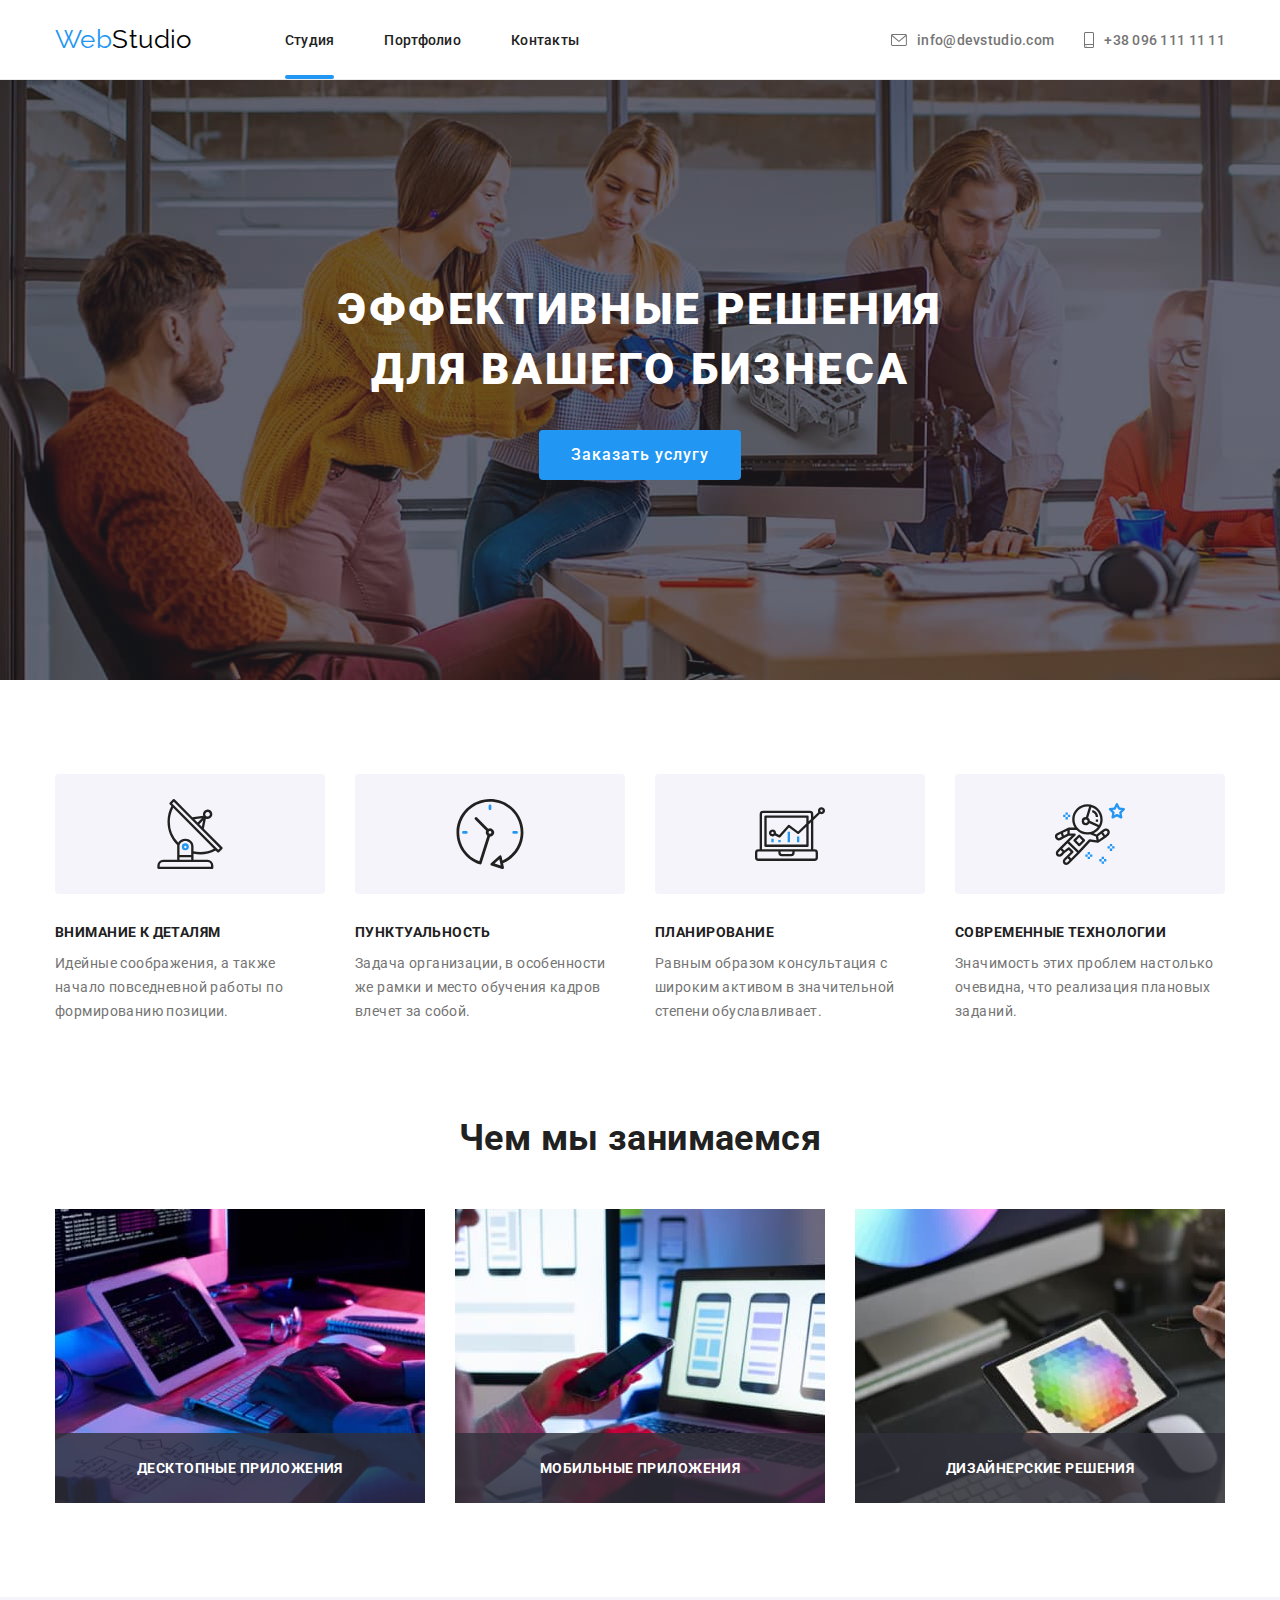
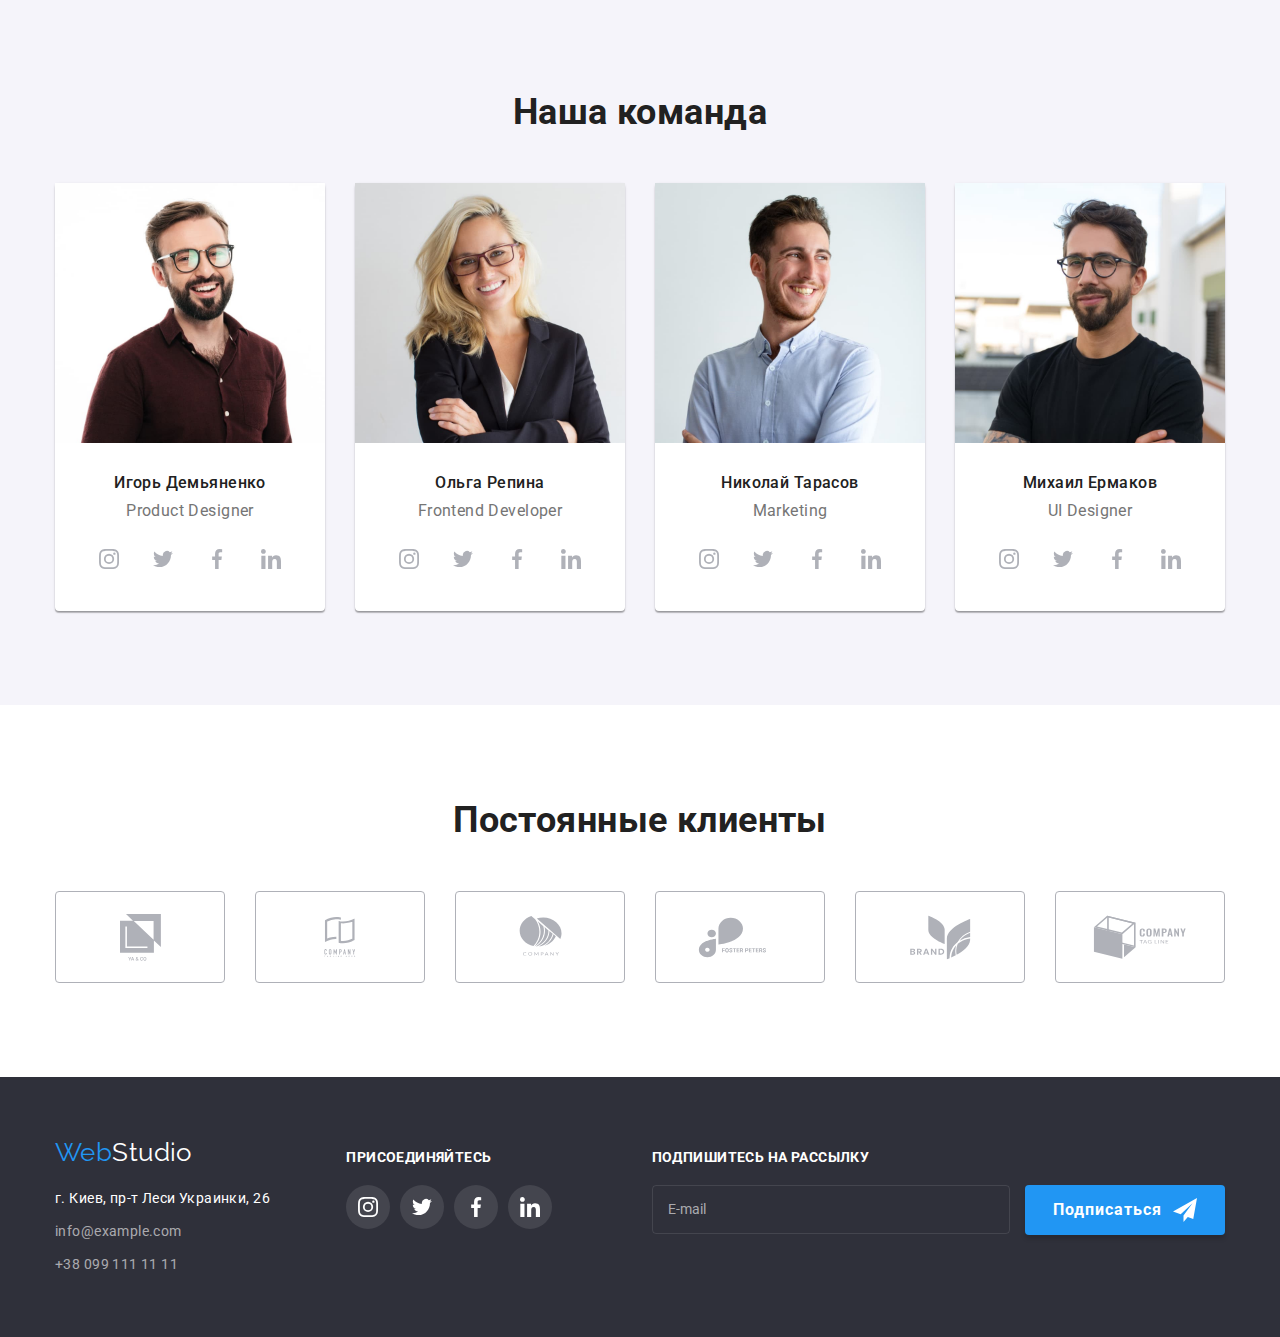
<file: index.html>
<!DOCTYPE html>
<html lang="ru">
<head>
    <meta charset="UTF-8">
    <meta http-equiv="X-UA-Compatible" content="IE=edge">
    <meta name="viewport" content="width=device-width, initial-scale=1.0">
    <title>Document</title>
    <link rel="stylesheet" href="https://cdnjs.cloudflare.com/ajax/libs/modern-normalize/1.0.0/modern-normalize.min.css" />
    <link rel="preconnect" href="https://fonts.googleapis.com">
    <link rel="preconnect" href="https://fonts.gstatic.com" crossorigin>
    <link href="https://fonts.googleapis.com/css2?family=Raleway:wght@700&family=Roboto:wght@400;500;700;900&display=swap"
        rel="stylesheet">
        <link rel="stylesheet" href="./css/styles.css">
</head>
<body>
<header class="pege-header">
    <div class="container header">
        <a class="logo link" href="./index.html">
            Web<span class="logo-color">Studio</span>
        </a>
        <nav>
            <ul class="site-nav list">
                <li class="item"><a class="link current" href="">Студия</a> </li>
                <li class="item"><a class="link" href="./portfolio.html">Портфолио</a> </li>
                <li class="item"><a class="link" href="">Контакты</a> </li>
            </ul>
        </nav>
        <ul class="contact-list list">
            <li class="item">
                <a class="link" href="mailto:info@devstudio.com">
                    <div class="item-wrapper">
                        <svg class="contact-icon" width="16" height="12">
                            <use href="./images/icons-defs.svg#icon-envelope"></use>
                        </svg>
                        info@devstudio.com
                    </div>
                </a>
            </li>
            <li class="item">
                 <a class="link" href="tel:+380961111111">
                  <div class="item-wrapper">
                    <svg class="contact-icon" width="10" height="16">
                        <use href="./images/icons-defs.svg#icon-smartphone"></use>
                    </svg>
                    +38 096 111 11 11
                  </div>
                </a> 
            </li>
        </ul>
    </div>
    
</header>
<main>
    <section class="hero overlay">
        <h1 class="hero-title title">Эффективные решения <br> для вашего бизнеса</h1>
        <button class="button primery" type="button" data-modal-open>Заказать услугу</button>
    </section>
    <section class="section" >
        <div class="container">
            <h2 class="visually-hidden ">Наши преимущества</h2>
            <ul class="advantages-list list">
                <li class="item">
                    <div class="wrapper">
                        <svg class="icon-feature" width="70" height="70">
                            <use href="./images/icons-defs.svg#icon-antenna"></use>
                        </svg>
                    </div>
                    <h3 class="feature-title">Внимание к деталям</h3>
                    <p class="text">Идейные соображения, а также начало повседневной работы по формированию позиции.</p>
                </li>
                <li class="item">
                    <div class="wrapper">
                        <svg class="icon-feature" width="70" height="70">
                            <use href="./images/icons-defs.svg#icon-clock"></use>
                        </svg>
                    </div>
                    <h3 class="feature-title">Пунктуальность</h3>
                    <p class="text">Задача организации, в особенности же рамки и место обучения кадров влечет за собой.</p>
                </li>
                <li class="item">
                    <div class="wrapper">
                        <svg class="icon-feature" width="70" height="70">
                            <use href="./images/icons-defs.svg#icon-diagram"></use>
                        </svg>
                    </div>
                    <h3 class="feature-title">Планирование</h3>
                    <p class="text">Равным образом консультация с широким активом в значительной степени обуславливает.</p>
                </li>
                <li class="item">
                    <div class="wrapper">
                        <svg class="icon-feature" width="70" height="70">
                            <use href="./images/icons-defs.svg#icon-astronaut"></use>
                        </svg>
                    </div>
                    <h3 class="feature-title">Современные технологии</h3>
                    <p class="text">Значимость этих проблем настолько очевидна, что реализация плановых заданий.</p>
                </li>
            </ul>
        </div>
    </section>
    <section class="section no-padding">
        <div class="container">
            <h2 class="section-title title">Чем мы занимаемся</h2>
            <ul class="work-list list">
                <li class="work-item">
                    <img class="work-picture" src="./images/box1.jpg" alt="Наша продукция для ПК" width="370">
                    <div class="work-overlay">
                        <p class="overlay-text">Десктопные приложения</p>
                    </div>
                </li>
                <li class="work-item">
                    <img class="work-picture" src="./images/box2.jpg" alt="Наша продукция для смарфонов" width="370">
                    <div class="work-overlay">
                        <p class="overlay-text">Мобильные приложения</p>
                    </div>
                </li>
                <li class="work-item">
                    <img class="work-picture" src="./images/box3.jpg" alt="Наша продукция для планшетов" width="370">
                    <div class="work-overlay">
                        <p class="overlay-text">Дизайнерские решения</p>
                    </div>
                </li>
            </ul>
        </div>
    </section>
    <section class="section accent-color" >
        <div class="container">
            <h2 class="section-title title">Наша команда</h2>
            <ul class="team-list list">
                <li class="item"><img class="picture" src="./images/foto(0).jpg" alt="foto Product Designer" width="270">
                    <div class="wrapper">
                        <h3 class="user-title title">Игорь Демьяненко</h3>
                        <p class="text"><span lang="en">Product Designer</span></p>
                        <ul class="social">
                            <li class="social-item">
                                <a class="social-link" href="">
                                    <svg class="icon-social" width="20" height="20">
                                        <use href="./images/icons-defs.svg#icon-instagram"></use>
                                    </svg>
                                </a>
                            </li>
                            <li class="social-item">
                                <a class="social-link" href="">
                                    <svg class="icon-social" width="20" height="20">
                                        <use href="./images/icons-defs.svg#icon-twitter"></use>
                                    </svg>
                                </a>
                            </li>
                            <li class="social-item">
                                <a class="social-link" href="">
                                    <svg class="icon-social" width="20" height="20">
                                        <use href="./images/icons-defs.svg#icon-facebook"></use>
                                    </svg>
                                </a>
                            </li>
                            <li class="social-item">
                                <a class="social-link" href="">
                                    <svg class="icon-social" width="20" height="20">
                                        <use href="./images/icons-defs.svg#icon-linkedin"></use>
                                    </svg>
                                </a>
                            </li>
                        </ul>
                    </div>
                </li>
                <li class="item">
                    <img class="picture" src="./images/foto(1).jpg" alt="foto Frontend Developer" width="270">
                    <div class="wrapper">
                        <h3 class="user-title title">Ольга Репина</h3>
                        <p class="text"><span lang="en">Frontend Developer</span></p>
                        <ul class="social">
                            <li class="social-item">
                                <a class="social-link" href="">
                                    <svg class="icon-social" width="20" height="20">
                                        <use href="./images/icons-defs.svg#icon-instagram"></use>
                                    </svg>
                                </a>
                            </li>
                            <li class="social-item">
                                <a class="social-link" href="">
                                    <svg class="icon-social" width="20" height="20">
                                        <use href="./images/icons-defs.svg#icon-twitter"></use>
                                    </svg>
                                </a>
                            </li>
                            <li class="social-item">
                                <a class="social-link" href="">
                                    <svg class="icon-social" width="20" height="20">
                                        <use href="./images/icons-defs.svg#icon-facebook"></use>
                                    </svg>
                                </a>
                            </li>
                            <li class="social-item">
                                <a class="social-link" href="">
                                    <svg class="icon-social" width="20" height="20">
                                        <use href="./images/icons-defs.svg#icon-linkedin"></use>
                                    </svg>
                                </a>
                            </li>
                        </ul>
                    </div>
                </li>
                <li class="item">
                    <img class="picture" src="./images/foto(2).jpg" alt="foto Marketing" width="270">
                    <div class="wrapper">
                        <h3 class="user-title title">Николай Тарасов</h3>
                        <p class="text"><span lang="en">Marketing</span></p>
                        <ul class="social">
                            <li class="social-item">
                                <a class="social-link" href="">
                                    <svg class="icon-social" width="20" height="20">
                                        <use href="./images/icons-defs.svg#icon-instagram"></use>
                                    </svg>
                                </a>
                            </li>
                            <li class="social-item">
                                <a class="social-link" href="">
                                    <svg class="icon-social" width="20" height="20">
                                        <use href="./images/icons-defs.svg#icon-twitter"></use>
                                    </svg>
                                </a>
                            </li>
                            <li class="social-item">
                                <a class="social-link" href="">
                                    <svg class="icon-social" width="20" height="20">
                                        <use href="./images/icons-defs.svg#icon-facebook"></use>
                                    </svg>
                                </a>
                            </li>
                            <li class="social-item">
                                <a class="social-link" href="">
                                    <svg class="icon-social" width="20" height="20">
                                        <use href="./images/icons-defs.svg#icon-linkedin"></use>
                                    </svg>
                                </a>
                            </li>
                        </ul>
                    </div>
                </li>
                <li class="item">
                    <img class="picture" src="./images/foto(3).jpg" alt="foto UI Designer" width="270">
                    <div class="wrapper">
                        <h3 class="user-title title">Михаил Ермаков</h3>
                        <p class="text"><span lang="en">UI Designer</span></p>
                        <ul class="social">
                            <li class="social-item">
                                <a class="social-link" href="">
                                    <svg class="icon-social" width="20" height="20">
                                        <use href="./images/icons-defs.svg#icon-instagram"></use>
                                    </svg>
                                </a>
                            </li>
                            <li class="social-item">
                                <a class="social-link" href="">
                                    <svg class="icon-social" width="20" height="20">
                                        <use href="./images/icons-defs.svg#icon-twitter"></use>
                                    </svg>
                                </a>
                            </li>
                            <li class="social-item">
                                <a class="social-link" href="">
                                    <svg class="icon-social" width="20" height="20">
                                        <use href="./images/icons-defs.svg#icon-facebook"></use>
                                    </svg>
                                </a>
                            </li>
                            <li class="social-item">
                                <a class="social-link" href="">
                                    <svg class="icon-social" width="20" height="20">
                                        <use href="./images/icons-defs.svg#icon-linkedin"></use>
                                    </svg>
                                </a>
                            </li>
                        </ul>
                    </div>
                </li>
            </ul>
        </div>
    </section>
    <section class="section">
        <div class="container">
            <h2 class="section-title title">Постоянные клиенты</h2>
            <ul class="clients list">
                <li class="item">
                    <a class="clients-link" href="">
                        <svg class="icon-clients" width="41" height="47">
                            <use href="./images/icons-defs.svg#icon-group1"></use>
                        </svg>
                    </a>
                </li>
                <li class="item">
                    <a class="clients-link" href="">
                        <svg class="icon-clients" width="52" height="40">
                            <use href="./images/icons-defs.svg#icon-group"></use>
                        </svg>
                    </a>
                </li>
                <li class="item">
                    <a class="clients-link" href="">
                        <div class="wrapper">
                        <svg class="icon-clients" width="43" height="41">
                            <use href="./images/icons-defs.svg#icon-group2"></use>
                        </svg>
                        </div>
                    </a>
                </li>
                <li class="item">
                    <a class="clients-link" href="">
                        <svg class="icon-clients" width="85" height="41">
                            <use href="./images/icons-defs.svg#icon-group3"></use>
                        </svg>
                    </a>
                </li>
                <li class="item">
                    <a class="clients-link" href="">
                        <svg class="icon-clients" width="63" height="45">
                            <use href="./images/icons-defs.svg#icon-group4"></use>
                        </svg>
                    </a>
                </li>
                <li class="item">
                    <a class="clients-link" href="">
                        <svg class="icon-clients" width="94" height="44">
                            <use href="./images/icons-defs.svg#icon-group6"></use>
                        </svg>
                    </a>
                </li>
            </ul>
        </div>
    </section>
    
</main>
<footer class="footer">
    <div class="container page-footer">
        <div class="wrapper">
            <a class="logo link" href="./index.html">
                Web<span class="logo-color">Studio</span>
            </a>
            <address class="page-address">
                <p>г. Киев, пр-т Леси Украинки, 26</p>
                <a class="footer-contact" href="mailto:info@example.com">info@example.com</a> <br>
                <a class="footer-contact" href="tel:+380991111111">+38 099 111 11 11</a>
            </address>
        </div>
        <div class="social-wrapper">
            <h3 class="social-title title">присоединяйтесь</h3>
            <ul class="social footer-social list">
                <li class="social-item">
                    <a class="social-link changes-color" href="">
                            <svg class="icon-social fill" width="20" height="20">
                                <use href="./images/icons-defs.svg#icon-instagram"></use>
                            </svg> 
                    </a>
                </li>
                <li class="social-item">
                    <a class="social-link changes-color" href="">
                            <svg class="icon-social fill" width="20" height="20">
                                <use href="./images/icons-defs.svg#icon-twitter"></use>
                            </svg>
                    </a>
                </li>
                <li class="social-item">
                    <a class="social-link changes-color" href="">
                            <svg class="icon-social fill" width="20" height="20">
                                <use href="./images/icons-defs.svg#icon-facebook"></use>
                            </svg>
                    </a>
                </li>
                <li class="social-item">
                    <a class="social-link changes-color" href="">
                            <svg class="icon-social fill" width="20" height="20">
                                <use href="./images/icons-defs.svg#icon-linkedin"></use>
                            </svg>
                    </a>
                </li>
            </ul>
        </div>
        <form class="subscription">
            <p class="subscription-title">Подпишитесь на рассылку</p>
            <label class="subscription-field">
                <input class="subscription-input" type="email" name="email" placeholder="E-mail" >  
            </label>
            <button class="subscription-button" type="submit">
                <span class="subscription-text" >Подписаться</span>
                <svg class="subscription-icon" width="24" height="24">
                    <use href="./images/icons-defs.svg#icon-icon-send"></use>
                </svg>
            </button>
        </form>
    </div>
</footer>

<div class="backdrop is-hidden" data-modal>
    <div class="modal">
        <form class="form">
            <h3 class="form-title">Оставьте свои данные, мы вам перезвоним</h3>
            <ul class="form-list list">
                <li class="form-item">
                    <label class="form-field">
                      <span class="form-label">Имя</span>
                      <input class="form-input" type="text" name="name"  >
                      <svg class="form-icon" width="18" height="18">
                          <use href="./images/icons-defs.svg#icon-person-black"></use>
                      </svg>
                      
                    </label>
                </li>
                <li class="form-item">
                    <label class="form-field">
                      <span class="form-label">Телефон</span>
                      <input class="form-input" type="tel" name="tel"     >
                      <svg class="form-icon" width="18" height="18">
                        <use href="./images/icons-defs.svg#icon-phone-black"></use>
                      </svg>
                      
                    </label>
                </li>
                <li class="form-item">
                    <label class="form-field">
                      <span class="form-label">Почта</span>
                      <input class="form-input" type="email" name="email"  >
                    <svg class="form-icon" width="18" height="18">
                        <use href="./images/icons-defs.svg#icon-email-black"></use>
                    </svg>
                      
                    </label>
                </li>
            </ul>
            <label class="comments-field">
                <span class="comments-lable">Комментарий</span> 
                <textarea class="comments" name="comments" cols="30" rows="6" placeholder="Введите текст"></textarea>
            </label>

            <label class="check-field">
                <input class="check-input" type="checkbox" name="agree" >
                <span class="check-icon"></span>
                <span class="check-label">Соглашаюсь с рассылкой и принимаю    </span><a class="check-link" href="">Условия договора</a> 
            </label>

            <button class="form-button" type="submit">Отправить</button>
            
        </form>
        <button type="button" class="btn" data-modal-close>
            <svg class="icon-btn" width="20" height="20">
                <use href="./images/icons-defs.svg#icon-close-black"></use>
            </svg>
        </button>
    </div>
</div>
<script src="./js/modal.js"></script>
</body>
</html>
</file>
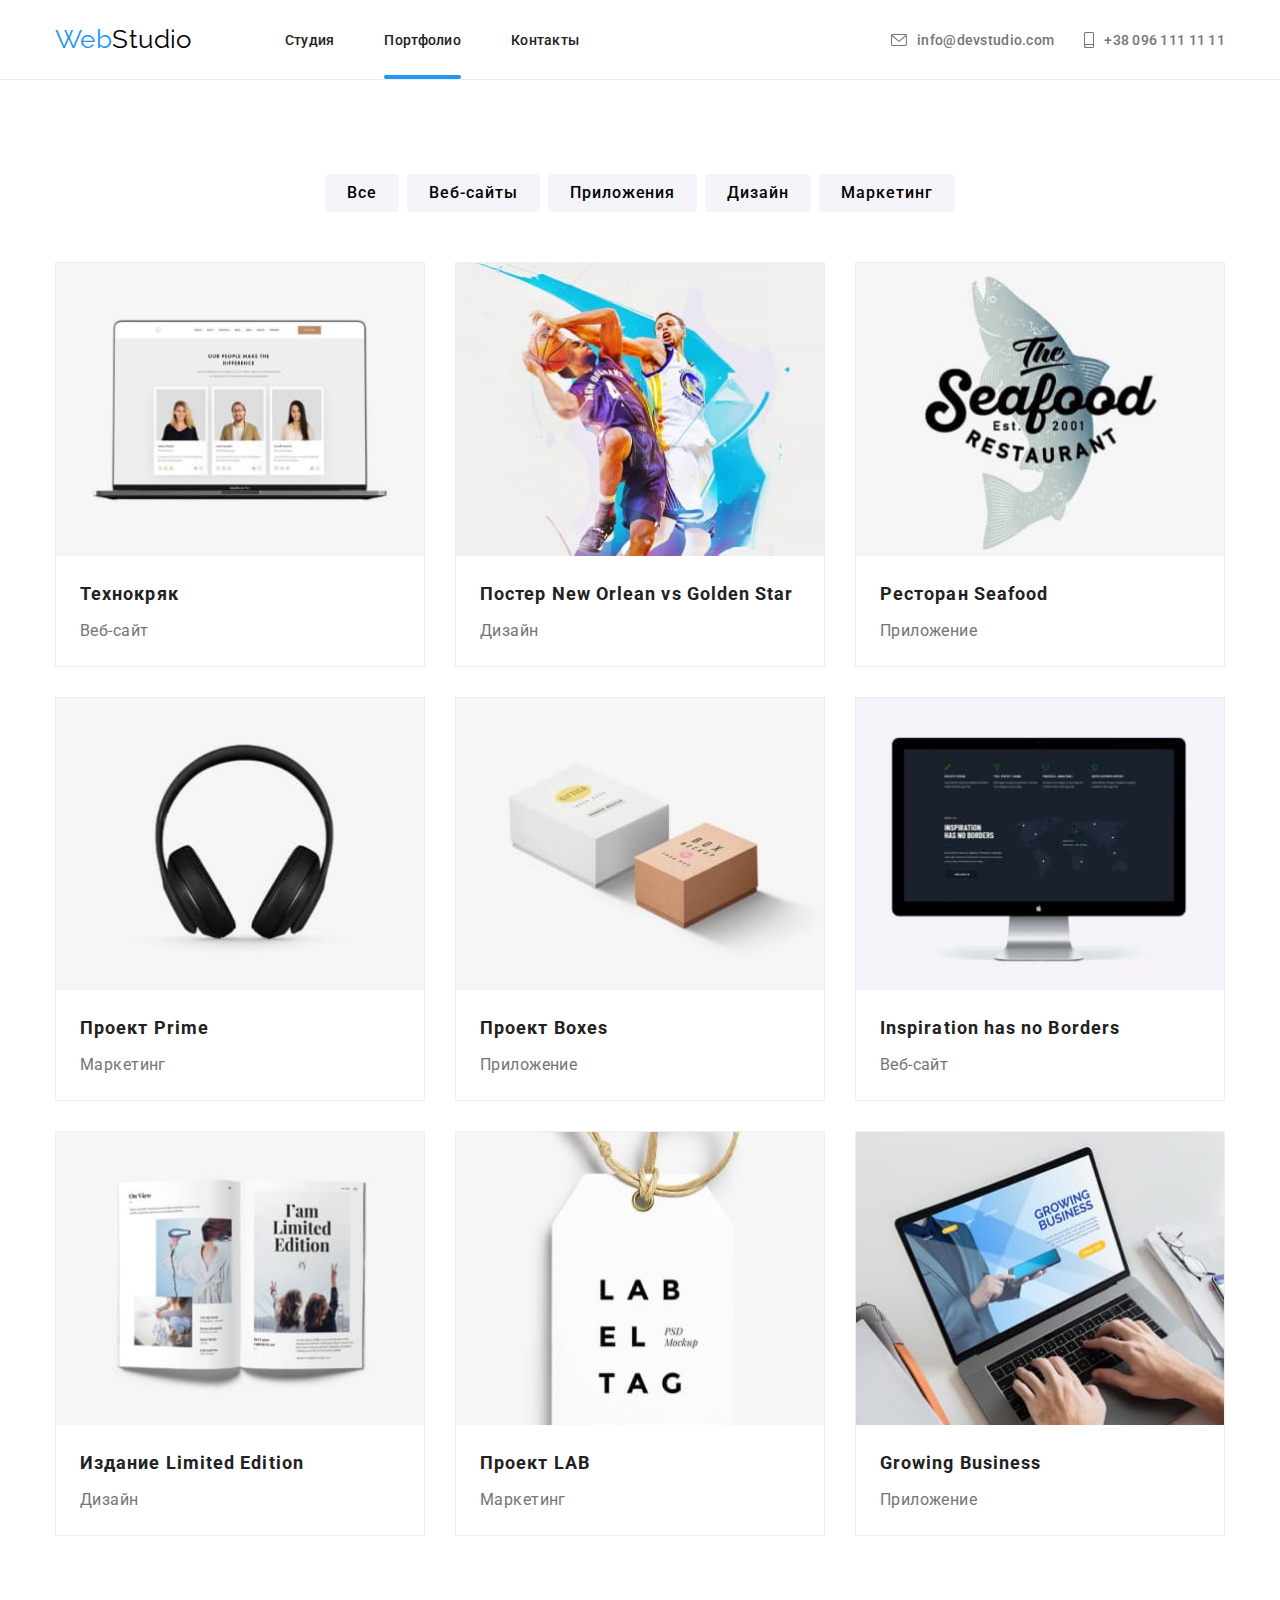
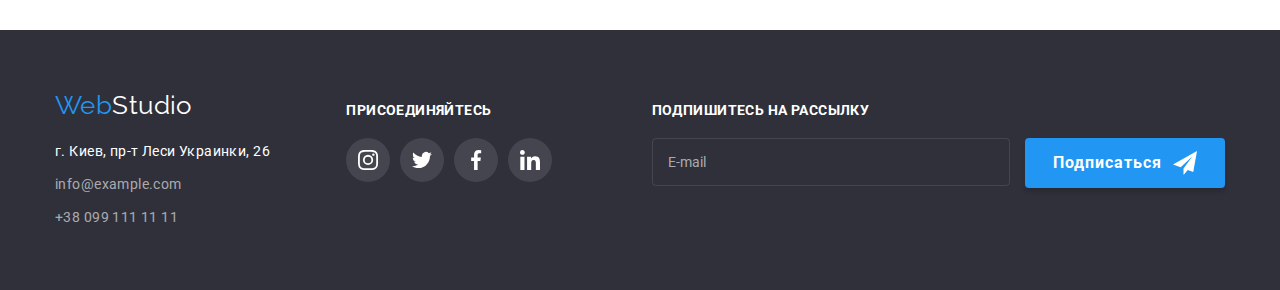
<file: portfolio.html>
<!DOCTYPE html>
<html lang="ru">
<head>
    <meta charset="UTF-8">
    <meta http-equiv="X-UA-Compatible" content="IE=edge">
    <meta name="viewport" content="width=device-width, initial-scale=1.0">
    <title>Portfolio</title>
    <link rel="stylesheet" href="https://cdnjs.cloudflare.com/ajax/libs/modern-normalize/1.0.0/modern-normalize.min.css" />
    <link rel="preconnect" href="https://fonts.googleapis.com">
    <link rel="preconnect" href="https://fonts.gstatic.com" crossorigin>
    <link href="https://fonts.googleapis.com/css2?family=Raleway:wght@700&family=Roboto:wght@400;500;700;900&display=swap"
        rel="stylesheet">
    <link rel="stylesheet" href="./css/styles.css">
</head>
<body>
    <header class="pege-header">
        <div class="container header">
            <a class="logo link" href="./index.html">
                Web<span class="logo-color">Studio</span>
            </a>
            <nav>
                <ul class="site-nav list">
                    <li class="item"><a class="link" href="./index.html">Студия</a> </li>
                    <li class="item"><a class="link current" href="">Портфолио</a> </li>
                    <li class="item"><a class="link" href="">Контакты</a> </li>
                </ul>
            </nav>
            <ul class="contact-list list">
                <li class="item">
                    <a class="link" href="mailto:info@devstudio.com">
                        <div class="item-wrapper">
                            <svg class="contact-icon" width="16" height="12">
                                <use href="./images/icons-defs.svg#icon-envelope"></use>
                            </svg>
                            info@devstudio.com
                        </div>
                    </a>
                </li>
                <li class="item">
                    <a class="link" href="tel:+380961111111">
                        <div class="item-wrapper">
                            <svg class="contact-icon" width="10" height="16">
                                <use href="./images/icons-defs.svg#icon-smartphone"></use>
                            </svg>
                            +38 096 111 11 11
                        </div>
                    </a>
                </li>
            </ul>
        </div>
    
    </header>
    <main>
        <section class="section"> 
            <div class="container">
                <ul class="settings-filter list">
                    <li class="item"><button type="button" class="button secondary">Все</button></li>
                    <li class="item"><button type="button" class="button secondary">Веб-сайты</button></li>
                    <li class="item"><button type="button" class="button secondary">Приложения</button></li>
                    <li class="item"><button type="button" class="button secondary">Дизайн</button></li>
                    <li class="item"><button type="button" class="button secondary">Маркетинг</button></li>
                </ul>
            
                <h1 class="portfolio-title">Примеры работ</h1>
                <ul class="portfolio-list list">
                    <li class="item">
                        <div class="thumb">
                            <img class="picture" src="./images/img1.jpg" alt="Ноутбук с открытой страницей сайта" width="370">
                            <div class="portfolio-overlay">
                                <p class="portfolio-overlay-text">Технокряк это современная площадка распространения коронавируса. Компании используют эту платформу для цифрового
                                    шпионажа и атак на защищённые сервера конкурентов.</p>
                            </div>
                        </div>
                        
                        <div class="wrapper">
                            <h2 class="title">Технокряк</h2>
                            <p class="text">Веб-сайт</p>
                        </div> 
                    </li>
                    <li class="item"><img class="picture" src="./images/img2.jpg" alt="Двое мужчин играют в баскетбол" width="370">
                        <div class="wrapper">
                            <h2 class="title">Постер <span lang="en">New Orlean vs Golden Star</span></h2>
                            <p class="text">Дизайн</p>
                        </div>
                    </li>
                    <li class="item"><img class="picture" src="./images/img3.jpg" alt="Логотип ресторана сизображением рыбы" width="370">
                        <div class="wrapper"><h2 class="title">Ресторан <span lang="en">Seafood</span></h2>
                        <p class="text">Приложение</p>
                    </div>
                    </li>
                    <li class="item"><img class="picture" src="./images/img4.jpg" alt="Наушники черного цвета" width="370">
                        <div class="wrapper">
                            <h2 class="title">Проект <span lang="en">Prime</span></h2>
                            <p class="text">Маркетинг</p>
                        </div>
                    </li>
                    <li class="item"><img class="picture" src="./images/img5.jpg" alt="Большая и маленькая бумажные коробки" width="370">
                        <div class="wrapper">
                            <h2 class="title">Проект <span lang="en">Boxes</span></h2>
                            <p class="text">Приложение</p>
                        </div>   
                    </li>
                    <li class="item"><img class="picture" src="./images/img6.jpg" alt="Включенный монитор с запущенной программой"
                            width="370">
                            <div class="wrapper">
                                <h2 class="title"><span lang="en">Inspiration has no Borders</span></h2>
                                <p class="text">Веб-сайт</p>
                            </div> 
                    </li>
                    <li class="item"><img class="picture" src="./images/img7.jpg" alt="Открытая книга с рисунками" width="370">
                        <div class="wrapper">
                            <h2 class="title">Издание <span lang="en">Limited Edition</span></h2>
                            <p class="text">Дизайн</p>
                        </div>
                    </li>
                    <li class="item"><img class="picture" src="./images/img8.jpg" alt="Бумажная бирка с логотипом проэкта" width="370">
                        <div class="wrapper">
                            <h2 class="title">Проект <span lang="en">LAB</span></h2>
                            <p class="text">Маркетинг</p>
                        </div>
                    </li>
                    <li class="item"><img class="picture" src="./images/img9.jpg" alt="Процесс работы за ноутбуком" width="370">
                        <div class="wrapper">
                            <h2 class="title"><span lang="en">Growing Business</span></h2>
                            <p class="text">Приложение</p>
                        </div>
                    </li>
                </ul>
            </div>
        
        </section>
      
    </main>
    <footer class="footer">
        <div class="container page-footer">
            <div class="wrapper">
                <a class="logo link" href="./index.html">
                    Web<span class="logo-color">Studio</span>
                </a>
                <address class="page-address">
                    <p>г. Киев, пр-т Леси Украинки, 26</p>
                    <a class="footer-contact" href="mailto:info@example.com">info@example.com</a> <br>
                    <a class="footer-contact" href="tel:+380991111111">+38 099 111 11 11</a>
                </address>
            </div>
            <div class="social-wrapper">
                <h3 class="social-title title">присоединяйтесь</h3>
                <ul class="social footer-social list">
                    <li class="social-item">
                        <a class="social-link changes-color" href="">
                            <svg class="icon-social fill" width="20" height="20">
                                <use href="./images/icons-defs.svg#icon-instagram"></use>
                            </svg>
                        </a>
                    </li>
                    <li class="social-item">
                        <a class="social-link changes-color" href="">
                            <svg class="icon-social fill" width="20" height="20">
                                <use href="./images/icons-defs.svg#icon-twitter"></use>
                            </svg>
                        </a>
                    </li>
                    <li class="social-item">
                        <a class="social-link changes-color" href="">
                            <svg class="icon-social fill" width="20" height="20">
                                <use href="./images/icons-defs.svg#icon-facebook"></use>
                            </svg>
                        </a>
                    </li>
                    <li class="social-item">
                        <a class="social-link changes-color" href="">
                            <svg class="icon-social fill" width="20" height="20">
                                <use href="./images/icons-defs.svg#icon-linkedin"></use>
                            </svg>
                        </a>
                    </li>
                </ul>
            </div>
            <form class="subscription">
                <p class="subscription-title">Подпишитесь на рассылку</p>
                <label class="subscription-field">
                    <input class="subscription-input" type="email" name="email" placeholder="E-mail">
                </label>
                <button class="subscription-button" type="submit">
                    <span class="subscription-text">Подписаться</span>
                    <svg class="subscription-icon" width="24" height="24">
                        <use href="./images/icons-defs.svg#icon-icon-send"></use>
                    </svg>
                </button>
            </form>
        </div>
    </footer>
</body>
</html>
</file>
<file: css/styles.css>
:root{
  --primery-text-color: #212121;
  --secondary-text-color:#757575;
  --accent-color:#2196f3;
  --white-color:#ffffff;
  --icon-color:#AFB1B8;
  --icon-color-footer:#ffffff;
  --icon-color-hover:#ffffff;
  --icon-color-client-hover:#2196f3;
  --icon-background-hover:#2196f3;
}

body {
  font-family: "Roboto", "Raleway", sans-serif;
  background-color: var(--white-color);
  color: var(--primery-text-color);
  font-size: 14px;
  letter-spacing: 0.03em;
}


/* Сброс стилей */

.title{
  margin: 0;
}

.link {
  text-decoration: none;
}

.list {
  list-style: none;
  padding: 0;
  margin: 0;
}

p{
  margin: 0;
}
/* СТРАНИЦА СТУДИЯ */

.container{
  width: 1200px;
  padding-left: 15px;
  padding-right: 15px;
  margin-left: auto;
  margin-right: auto;
}

/* Page-header */

.header{
  display: flex;
  align-items: center;
   
}

.pege-header{
  display: flex;
  border-bottom: 1px solid #ECECEC;
}

/* Logo */

.logo {
  font-family: "Raleway", sans-serif;
  color: var(--accent-color);
  font-size: 26px;
  line-height: 1.17;
  padding: 20px 0;
}

.logo-color {
  color: #000000;
}

/* Site nav */

.site-nav{
  display: flex;
  margin-left: 93px;
}

.site-nav .item + .item{
  margin-left: 50px;
}

.site-nav .item{
  position: relative;
  display: flex;
}

.current::after{
  position: absolute;
  left: 0;
  bottom: 0;
  content:" ";
  display: block;
  width: 100%;
  border-bottom: 4px solid var(--accent-color);
  border-radius: 4px;
}


.site-nav .link ,
.contact-list .link {
  display: block;
  padding-top: 32px;
  padding-bottom: 31px;
  color: var(--primery-text-color);
  font-weight: 500;
  line-height: 1.17;
  letter-spacing: 0.02em;
  transition: 250ms cubic-bezier(0.4, 0, 0.2, 1);
}

.site-nav .link:hover,
.contact-list .link:hover {
  color: var(--accent-color);
}

.site-nav .link:focus,
.contact-list .link:focus {
  color: var(--accent-color);
}


/* Contact */

.item-wrapper{
  display: flex;
  align-items: center;
}

.contact-icon{
  margin-right: 10px;
  fill: #757575;
  transition: 250ms cubic-bezier(0.4, 0, 0.2, 1);
}

.contact-list .link:hover .contact-icon , 
.contact-list .link:focus .contact-icon{
  fill: var(--icon-color-client-hover);
}

.contact-list{
  display: flex;
  margin-left: auto;
}

.contact-list .item + .item{
  margin-left: 30px;
}

.contact-list .link {
  color: var(--secondary-text-color);
}

/* Hero */

.overlay{
  max-width: 1600px;
  height: 600px;
  margin-left: auto;
  margin-right: auto;
  background-image:linear-gradient(to right , rgba(47, 48, 58, 0.4) , rgba(47, 48, 58, 0.4)) , url(../images/overlay.jpg);
  background-color: #2F303A;
}

.hero {
  padding-top: 200px;
  padding-bottom: 200px;
  
  text-align: center;
}

.hero-title {
  margin-bottom: 30px;
  color: var(--white-color);
  font-weight: 900;
  font-size: 44px;
  line-height: 1.36;
  letter-spacing: 0.06em;
  text-transform: uppercase;
}

/* Button */

.button {
  font-size: 16px;
  font-weight: 500;
  letter-spacing: 0.06em;
  border-style: none;
  border-radius: 4px;
  text-align: center;
  cursor: pointer;
}

.button.primery {
  padding: 10px 32px;
  color: var(--white-color);
  background-color: var(--accent-color);
  line-height: 1.88;
  transition: 250ms cubic-bezier(0.4, 0, 0.2, 1);
}

.button.primery:hover{
  background-color:  #188CE8;
  box-shadow: 0px 4px 4px 0px rgba(0, 0, 0, 0.25);
}

/* Кнопки фильтра */

.button.secondary:hover,
.button.secondary:focus{
  color: var(--white-color);
  background-color:var(--accent-color) ;
  box-shadow: 0px 4px 4px 0px rgba(0, 0, 0, 0.25);
}

/* Section Padding */

.section{
  padding: 94px 0px;
}
/* Advantages */

.visually-hidden {
 position: absolute;
  width: 1px;
  height: 1px;
  border: 0;
  padding: 0;
  margin: -1px;
  clip: rect(0 0 0 0);
  overflow: hidden;
}

.advantages-list{
  display: flex;
}

.advantages-list .item:not(:last-child){
  margin-right: 30px;
}

.advantages-list .item{
  width:calc(100%/4);
  
}

.advantages-list .wrapper{
  display: flex;
  justify-content: center;
  align-items: center;
  width: 270px;
  height: 120px;
  margin-bottom: 30px;
  background-color: #F5F4FA;
  border-radius: 4px;
}

.advantages-list .feature-title {
  margin: 0;
  margin-bottom: 10px;
  font-size: 14px;
  font-weight: 700;
  line-height: 1.17;
  text-transform: uppercase;
}

.advantages-list .text {
  color: var(--secondary-text-color);
  line-height: 1.72;
}

/* Work Section */

.work-picture {
  display: block;
  width: 100%; 
}

.section.no-padding{
  padding-top: 0;
}

.section-title {
  margin-bottom: 50px;
  font-size: 36px;
  font-weight: 700;
  line-height: 1.17;
  text-align: center;
}

.work-list{
  display: flex; 
}

.work-item:not(:last-child){
  margin-right: 30px;
}

.work-item{
  position: relative;
  width: calc(100%/3);
}

.work-overlay{
  position: absolute;
  bottom: 0;
  left: 0;
  display: flex;
  justify-content: center;
  align-items: center;
  width: 100%;
  height: 70px;
  background-color: rgba(47, 48, 58, 0.8);
}

.overlay-text{
  color: var(--white-color);
  font-weight:700;
  line-height: 1.17;
  text-transform: uppercase;
  
}

/* Team Section */

.section.accent-color{
  background-color: #F5F4FA;
}

.team-list{
  display: flex;

}
.team-list .item{
  width: calc(100%/4);
  background-color: #fff;
  border-radius: 4px;
  box-shadow: 0px 2px 1px 0px rgba(0, 0, 0, 0.2),
    0px 1px 1px 0px rgba(0, 0, 0, 0.14), 0px 1px 3px 0px rgba(0, 0, 0, 0.12);
}

.team-list .item:not(:last-child){
  margin-right: 30px;
}

.user-title {
  margin-bottom: 10px;
  font-size: 16px;
  font-weight: 500;
  line-height: 1.19;
  text-align: center;
}

.team-list .text {
  margin-bottom: 16px;
  color: var(--secondary-text-color);
  font-size: 16px;
  line-height: 1.17;
  text-align: center;
}

.team-list .wrapper{
  padding: 30px 32px;
}

/* Social -links */

.social{
    display: flex;
    justify-content: space-between;
    align-items: center;
    padding: 0;
    list-style: none;
}

.social .social-link{
    display: flex;
    justify-content: center;
    align-items: center;
    width: 44px;
    height: 44px;
    border-radius: 50%;
    background-color: var(--white-color);
    transition: 250ms cubic-bezier(0.4, 0, 0.2, 1);
}

.icon-social{  
    fill: var(--icon-color); 
    transition: 250ms cubic-bezier(0.4, 0, 0.2, 1);
}

.social .social-link:focus  .icon-social{
    fill: var(--icon-color-hover);   
}

.social .social-link:focus  {
    background-color:var(--icon-background-hover);   
}

.social .social-link:hover  .icon-social{                      
    fill: var(--icon-color-hover);    
}

.social .social-link:hover{
    background-color:var(--icon-background-hover);  
}



/* Clients */

.clients{
  display: flex;
  justify-content: space-between;
  align-items: center;
  
}

.clients-link{
    display: flex;
    justify-content: center;
    align-items: center;
    width: 170px;
    height: 92px;
    border: 1px solid var(--icon-color);
    border-radius: 4px;
    transition: 250ms cubic-bezier(0.4, 0, 0.2, 1);
}

.icon-clients{  
    fill: var(--icon-color);
    transition: 250ms cubic-bezier(0.4, 0, 0.2, 1);
}

.clients .clients-link:focus  .icon-clients{
    fill: var(--icon-color-client-hover); 
}

.clients .clients-link:hover  .icon-clients{                      
    fill: var(--icon-color-client-hover); 
}

.clients .clients-link:hover{
    border: 1px solid var(--icon-color-client-hover);
}



/* Footer */

.footer {
  padding: 60px 0px;
  background-color: #2f303a;
}

/* Address */

.page-address {
  margin-top: 20px;
  color: var(--white-color);
  font-style: inherit;
  line-height: 1.71;
}

.footer-contact {
  display:inline-block;
  margin-top: 9px;
  color: rgba(255, 255, 255, 0.6);
  line-height: 1.71;
  text-decoration: none;
  transition: 250ms cubic-bezier(0.4, 0, 0.2, 1);
}
.footer-contact:hover,
.footer-contact:focus {
  color: var(--accent-color);
}

.page-footer{
  display: flex;
  justify-content: space-between;
}

/* Footer Social Links */

.social-wrapper{
  padding-top: 12px;
  margin-left: 70px;
}

.social-title{
  color: var(--white-color);
  font-size: 14px;
  font-weight: 700;
  line-height: 1.17;
  margin-bottom: 20px;
  text-transform: uppercase;
}

.footer-social{
    width: 206px;
}

.social-link.changes-color{
    background-color: rgba(255, 255, 255, 0.1);
}

.icon-social.fill{  
    fill: var(--icon-color-footer); 
}

.social .social-link:hover{
    background-color:var(--icon-background-hover);
}

.social .social-link:focus  {
    background-color:var(--icon-background-hover);
}

/* Subscription Form */

.subscription{
  margin-top: 12px;
  margin-left: 93px;
}

.subscription-title{
  color: var(--white-color);
  font-weight: 700;
  line-height: 1.17;
  margin: 0;
  margin-bottom: 20px;
  text-transform: uppercase;
}

.subscription-input{
  color: var(--white-color);
  width: 358px;
  padding: 15px;
  margin-right: 12px;
  background-color: inherit;
  border: 1px solid rgba(255, 255, 255, 0.1);
  border-radius: 4px;
}

.subscription-input::placeholder{
  color: rgba(255, 255, 255, 0.6);
  line-height: 1.25;
}

.subscription-button{
  display: inline-flex;
  justify-content: space-between;
  align-items: center;
  color: #ffffff;
  font-size: 16px;
  font-weight: 700;
  line-height: 1.88;
  letter-spacing: 0.06em;
  background-color: var(--accent-color);
  border-radius: 4px;
  border: none;
  box-shadow: 0px 4px 4px 0px rgba(0, 0, 0, 0.15);
  width: 200px;
  height: 50px;
  padding: 10px  28px;
  text-align: center;
  vertical-align: top;
  cursor: pointer;
  transition: 250ms cubic-bezier(0.4, 0, 0.2, 1);

}

.subscription-button:hover{
  background-color: #188CE8;
} 

/* СТРАНИЦА ПОРФОЛИО */

/* Button secondary */

.button.secondary{
  background-color: #F5F4FA;
  line-height: 1.62;
  padding: 6px 22px;
  transition: 250ms cubic-bezier(0.4, 0, 0.2, 1);
}

/* Filter Settings  Buttons */
 
.settings-filter{
  display: flex;
  justify-content: center;
  margin-bottom: 50px;
}

.settings-filter .item:not(:last-child){
  margin-right: 8px;
}

/* Portfolio */

.picture{
  display: block;
  width: 100%; 
}

/* Title visually hidden */

.portfolio-title{
  position: absolute;
  width: 1px;
  height: 1px;
  border: 0;
  padding: 0;
  margin: -1px;
  clip: rect(0 0 0 0);
  overflow: hidden;
}

.portfolio-list{
  display: flex;
  flex-wrap: wrap;
  margin-top: -30px;
  margin-left: -30px;
}

.portfolio-list .item{
  flex-basis: calc(100%/3 - 30px);
  margin-top: 30px;
  margin-left: 30px;
  border: 1px solid rgba(238, 238, 238, 1);
}

.portfolio-list .item:hover{
box-shadow: 0px 2px 1px 0px rgba(0, 0, 0, 0.2),
    0px 1px 1px 0px rgba(0, 0, 0, 0.14), 0px 1px 3px 0px rgba(0, 0, 0, 0.12);
}


.portfolio-list .title{
  margin-bottom: 4px; 
  font-size: 18px;
  line-height: 2;
  letter-spacing: 0.06em;
}

.portfolio-list .text{
  color: var(--secondary-text-color);
  font-size: 16px;
  line-height: 1.88;
}

.portfolio-list .wrapper{
  padding: 20px 24px;
}

/* Overlay на карточке товара */

.thumb{
  position: relative;
  overflow: hidden;
}

.portfolio-overlay{
  position: absolute;
  top: 100%;
  left: 0;
  display: flex;
  align-items: center;
  width: 100%;
  height: 100%;
  padding: 63px 24px;
  background-color: rgba(33, 150, 243, 0.9);
  transform: translateY(0%);
  transition: transform 250ms cubic-bezier(0.4, 0, 0.2, 1); 
}

.portfolio-list .item:hover .portfolio-overlay{
  transform: translateY(-100%);
}

.portfolio-overlay-text{
  color:var(--white-color);
  font-size: 18px;
  line-height: 1.56;
}
/* Logo-color */

.footer .logo-color{
  color:var(--white-color);
}


/* Backdrop */

.backdrop{
  position: fixed;
  top: 0;
  left: 0;
  width: 100%;
  height: 100%;
  background-color: rgba(0, 0, 0, 0.20);
}

.is-hidden{
  opacity: 0;
  pointer-events: none;  
}

/* Modal */

.modal{
    position: absolute;
    top: 50%;
    left: 50%;
    width: 528px;
    height: 581px;
    border-radius: 4px;
    background-color: var(--white-color);
    transform: translate(-50%, -50%)  scale(1);
    transition: transform 250ms cubic-bezier(0.4, 0, 0.2, 1);
}

.is-hidden .modal{
  transform: translate(-50%, -50%) scale(0.9);
}

/* Button  close modal */

.btn{
  position: absolute;
  top: 8px;
  right: 8px;
  width: 30px;
  height: 30px;
  border-radius:50% ;
  background-color:var(--white-color) ;
  border: 1px solid rgba(0, 0, 0, 0.1);
  cursor: pointer;
  transition: 250ms cubic-bezier(0.4, 0, 0.2, 1);

}

.btn:hover{
  box-shadow: 0px 4px 4px 0px rgba(0, 0, 0, 0.25);
}

.icon-btn{
  position: absolute;
  top: 50%;
  left: 50%;
  transform: translate(-50% , -50%);
  fill:#000000;
  transition: 250ms cubic-bezier(0.4, 0, 0.2, 1);

}

.btn:hover .icon-btn{
 fill: var(--accent-color);
}

/* FORM */

.form{
  width: 100%;
  height: 100%;
  padding: 40px;
}

.form-title{
  font-size: 20px;
  font-weight: 700;
  line-height: 1.17;
  margin: 0;
  margin-bottom: 30px;
  text-align: center;
}

/* User form fild */

.form-field{
  position: relative;
  display: block;
}

.form-input{
  width: 100%;
  padding: 11px 42px;
  border: 1px solid rgba(33, 33, 33, 0.2) ;  
  border-radius: 4px;
  outline: none;
  transition: 250ms cubic-bezier(0.4, 0, 0.2, 1);
}

.form-input:focus{
  border: 1px solid var(--accent-color) ;
}

.form-item{
  margin-bottom: 28px;
}

.form-icon{
  position: absolute;
  top: 50%;
  left: 12px;
  fill: #212121;
  transform: translateY(-50%);
  transition: 250ms cubic-bezier(0.4, 0, 0.2, 1);

}

.form-field:focus-within .form-icon{
  fill: var(--accent-color);
}

.form-label{
  position: absolute;
  left: 0;
  bottom: calc(100% + 4px);
}

/* Textarea */

.comments-field{
  display: block;
  margin-top: -18px;
  margin-bottom: 20px;
}

.comments-lable{
  display: block;
  margin-bottom: 4px;
}

.comments{
  width: 100%;
  padding: 12px 16px;
  border: 1px solid rgba(33, 33, 33, 0.2);
  border-radius: 4px;
  resize: none;
  outline: none;
  transition: 250ms cubic-bezier(0.4, 0, 0.2, 1);
}

.comments:focus{
  border: 1px solid var(--accent-color);
}

.comments::placeholder { 
font-size: 12px;
line-height: 1.17;
letter-spacing: 0.01em;
}

/* Check-Box */

.check-input{
  position: absolute;
  width: 1px;
  height: 1px;
  border: 0;
  padding: 0;
  margin: -1px;
  clip: rect(0 0 0 0);
  overflow: hidden;
}


.check-field{
  display: flex;
  align-items: center;
}

.check-icon{
  display: inline-block;
  width: 16px;
  height: 15px;
  margin-left: 14px;
  margin-right: 8px;
  border: 2px solid var(--primery-text-color);
  border-radius: 2px;
  transition: 250ms cubic-bezier(0.4, 0, 0.2, 1);
}

.check-input:checked  +.check-icon{
  border-color: var(--accent-color);
  background-color: var(--accent-color);
  background-size: contain;
  background-origin: border-box;
  background-image: url(../images/icon-check.svg);
}

.check-input:focus +.check-icon{
  box-shadow: 0 0 0 0.1em #7c7e7c ;
}

.check-label{
  line-height: 1.71;
  margin-right: 8px;
}
.check-link{
  color: var(--accent-color);
  line-height: 1.71;
}

/* Form Button */

.form-button{
  display: block;
  color: var(--white-color);
  font-size: 16px;
  font-weight: 700;
  letter-spacing: 0.1em;
  line-height: 1.88;
  background-color: var(--accent-color);
  width: 200px;
  height: 50px;
  padding: 10px 55px;
  margin: 0 auto;
  margin-top: 30px;
  border: none;
  border-radius: 4px;
  box-shadow: 0px 4px 4px 0px rgba(0, 0, 0, 0.15);
  cursor: pointer;
  transition: 250ms cubic-bezier(0.4, 0, 0.2, 1);
}

.form-button:hover{
  background-color: #188CE8;
  box-shadow: 0px 4px 4px 0px rgba(0, 0, 0, 0.25);
}
</file>
